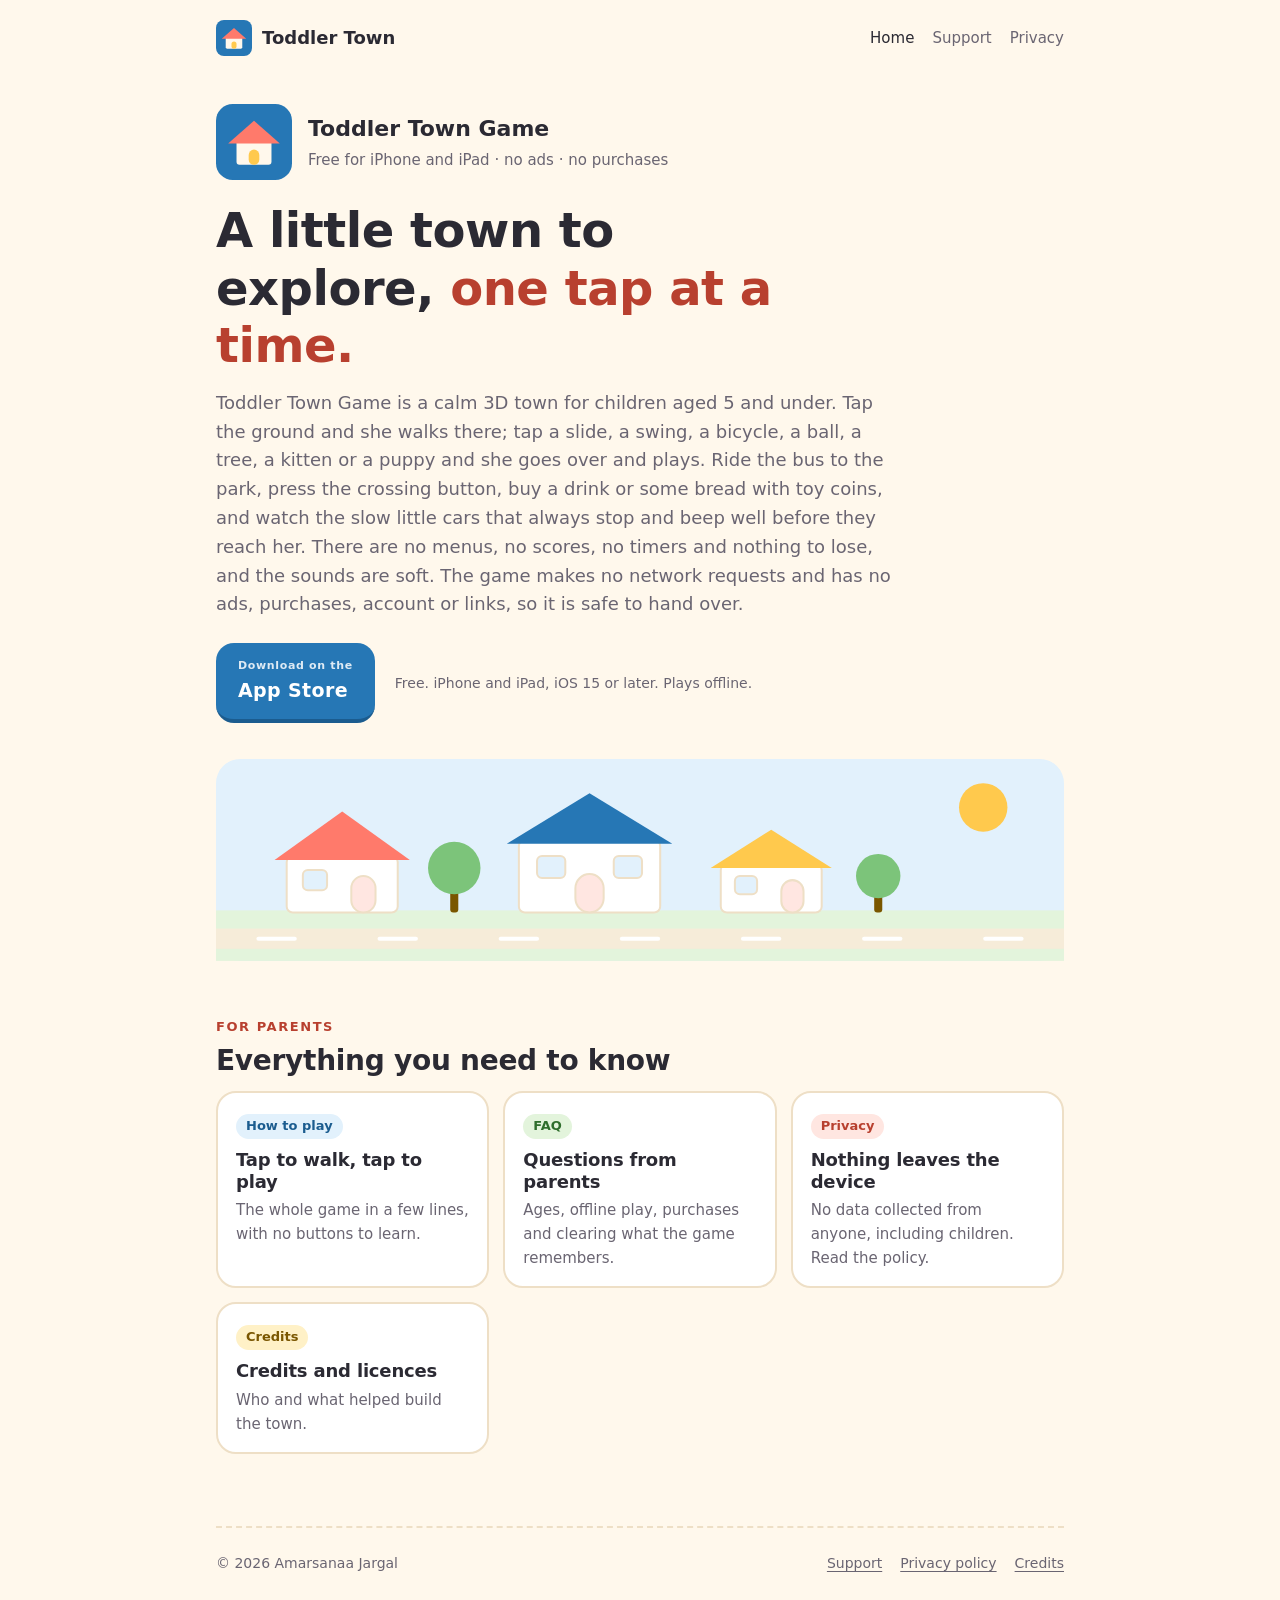
<file: index.html>
<!doctype html>
<html lang="en">
<head>
  <meta charset="utf-8">
  <meta name="viewport" content="width=device-width, initial-scale=1">
  <title>Toddler Town Game</title>
  <meta name="description" content="Toddler Town Game is a free, gentle 3D town for little children on iPhone and iPad. Tap to walk, tap things to play with them. No ads, no purchases, no account, nothing leaves the device.">
  <meta name="color-scheme" content="light dark">
  <meta name="theme-color" content="#fff8ec" media="(prefers-color-scheme: light)">
  <meta name="theme-color" content="#1a1714" media="(prefers-color-scheme: dark)">
  <link rel="canonical" href="https://amaraa87.github.io/toddlertown-site/">
  <link rel="stylesheet" href="assets/style.css">
  <link rel="icon" href="data:image/svg+xml,<svg xmlns='http://www.w3.org/2000/svg' viewBox='0 0 100 100'><rect width='100' height='100' rx='22' fill='%234AA3DF'/><rect x='27' y='48' width='46' height='32' rx='4' fill='%23FFF8EC'/><path d='M16 52 50 22 84 52Z' fill='%23FF7A6B'/><rect x='43' y='60' width='14' height='20' rx='7' fill='%23FFC94D'/></svg>">
</head>
<body>
  <a class="skip" href="#main">Skip to content</a>
  <div class="wrap">

    <header class="site-header">
      <a class="wordmark" href="./"><svg class="house" viewBox="0 0 100 100" aria-hidden="true"><rect class="tile" width="100" height="100" rx="22"/><rect class="walls" x="27" y="48" width="46" height="32" rx="4"/><path class="roof" d="M16 52 50 22 84 52Z"/><rect class="door" x="43" y="60" width="14" height="20" rx="7"/></svg>Toddler Town</a>
      <nav class="site-nav" aria-label="Site">
        <a href="./" aria-current="page">Home</a>
        <a href="support/">Support</a>
        <a href="privacy/">Privacy</a>
      </nav>
    </header>

    <main id="main">
      <section class="hero" aria-labelledby="hero-title">
        <div class="brand">
          <svg class="house big" viewBox="0 0 100 100" aria-hidden="true"><rect class="tile" width="100" height="100" rx="22"/><rect class="walls" x="27" y="48" width="46" height="32" rx="4"/><path class="roof" d="M16 52 50 22 84 52Z"/><rect class="door" x="43" y="60" width="14" height="20" rx="7"/></svg>
          <div><b>Toddler Town Game</b><span>Free for iPhone and iPad · no ads · no purchases</span></div>
        </div>
        <h1 id="hero-title">A little town to explore, <em>one tap at a time.</em></h1>
        <p class="sub">Toddler Town Game is a calm 3D town for children aged 5 and under. Tap the ground and she walks there; tap a slide, a swing, a bicycle, a ball, a tree, a kitten or a puppy and she goes over and plays. Ride the bus to the park, press the crossing button, buy a drink or some bread with toy coins, and watch the slow little cars that always stop and beep well before they reach her. There are no menus, no scores, no timers and nothing to lose, and the sounds are soft. The game makes no network requests and has no ads, purchases, account or links, so it is safe to hand over.</p>
        <div class="cta">
          <a class="btn" href="https://apps.apple.com/app/id6821753444"><span><small>Download on the</small>App Store</span></a>
          <p>Free. iPhone and iPad, iOS 15 or later. Plays offline.</p>
        </div>

        <svg class="street" viewBox="0 0 840 200" aria-hidden="true" preserveAspectRatio="xMidYMax meet">
          <rect class="sky" width="840" height="200" rx="24"/>
          <circle class="sun" cx="760" cy="48" r="24"/>
          <rect class="ground" y="150" width="840" height="50"/>
          <rect class="road" y="168" width="840" height="20"/>
          <rect class="stripe" x="40" y="176" width="40" height="4" rx="2"/><rect class="stripe" x="160" y="176" width="40" height="4" rx="2"/><rect class="stripe" x="280" y="176" width="40" height="4" rx="2"/><rect class="stripe" x="400" y="176" width="40" height="4" rx="2"/><rect class="stripe" x="520" y="176" width="40" height="4" rx="2"/><rect class="stripe" x="640" y="176" width="40" height="4" rx="2"/><rect class="stripe" x="760" y="176" width="40" height="4" rx="2"/>
          <rect class="wall" x="70" y="96" width="110" height="56" rx="6"/><path class="roof-a" d="M58 100 125 52 192 100Z"/><rect class="win" x="86" y="110" width="24" height="20" rx="5"/><rect class="door" x="134" y="116" width="24" height="36" rx="12"/>
          <rect class="trunk" x="232" y="120" width="8" height="32" rx="3"/><circle class="tree" cx="236" cy="108" r="26"/>
          <rect class="wall" x="300" y="80" width="140" height="72" rx="6"/><path class="roof-b" d="M288 84 370 34 452 84Z"/><rect class="win" x="318" y="96" width="28" height="22" rx="5"/><rect class="win" x="394" y="96" width="28" height="22" rx="5"/><rect class="door" x="356" y="114" width="28" height="38" rx="14"/>
          <rect class="wall" x="500" y="104" width="100" height="48" rx="6"/><path class="roof-c" d="M490 108 550 70 610 108Z"/><rect class="win" x="514" y="116" width="22" height="18" rx="5"/><rect class="door" x="560" y="120" width="22" height="32" rx="11"/>
          <rect class="trunk" x="652" y="126" width="8" height="26" rx="3"/><circle class="tree" cx="656" cy="116" r="22"/>
        </svg>
      </section>

      <section aria-labelledby="links-title">
        <p class="eyebrow">For parents</p>
        <h2 id="links-title">Everything you need to know</h2>
        <div class="grid">
          <a class="card" href="support/#how-to-play"><span class="tag">How to play</span><h3>Tap to walk, tap to play</h3><p>The whole game in a few lines, with no buttons to learn.</p></a>
          <a class="card" href="support/#faq"><span class="tag leaf">FAQ</span><h3>Questions from parents</h3><p>Ages, offline play, purchases and clearing what the game remembers.</p></a>
          <a class="card" href="privacy/"><span class="tag coral">Privacy</span><h3>Nothing leaves the device</h3><p>No data collected from anyone, including children. Read the policy.</p></a>
          <a class="card" href="support/#credits"><span class="tag sun">Credits</span><h3>Credits and licences</h3><p>Who and what helped build the town.</p></a>
        </div>
      </section>
    </main>

    <footer class="site-footer">
      <span>© 2026 Amarsanaa Jargal</span>
      <nav aria-label="Footer">
        <a href="support/">Support</a>
        <a href="privacy/">Privacy policy</a>
        <a href="support/#credits">Credits</a>
      </nav>
    </footer>

  </div>
</body>
</html>
</file>
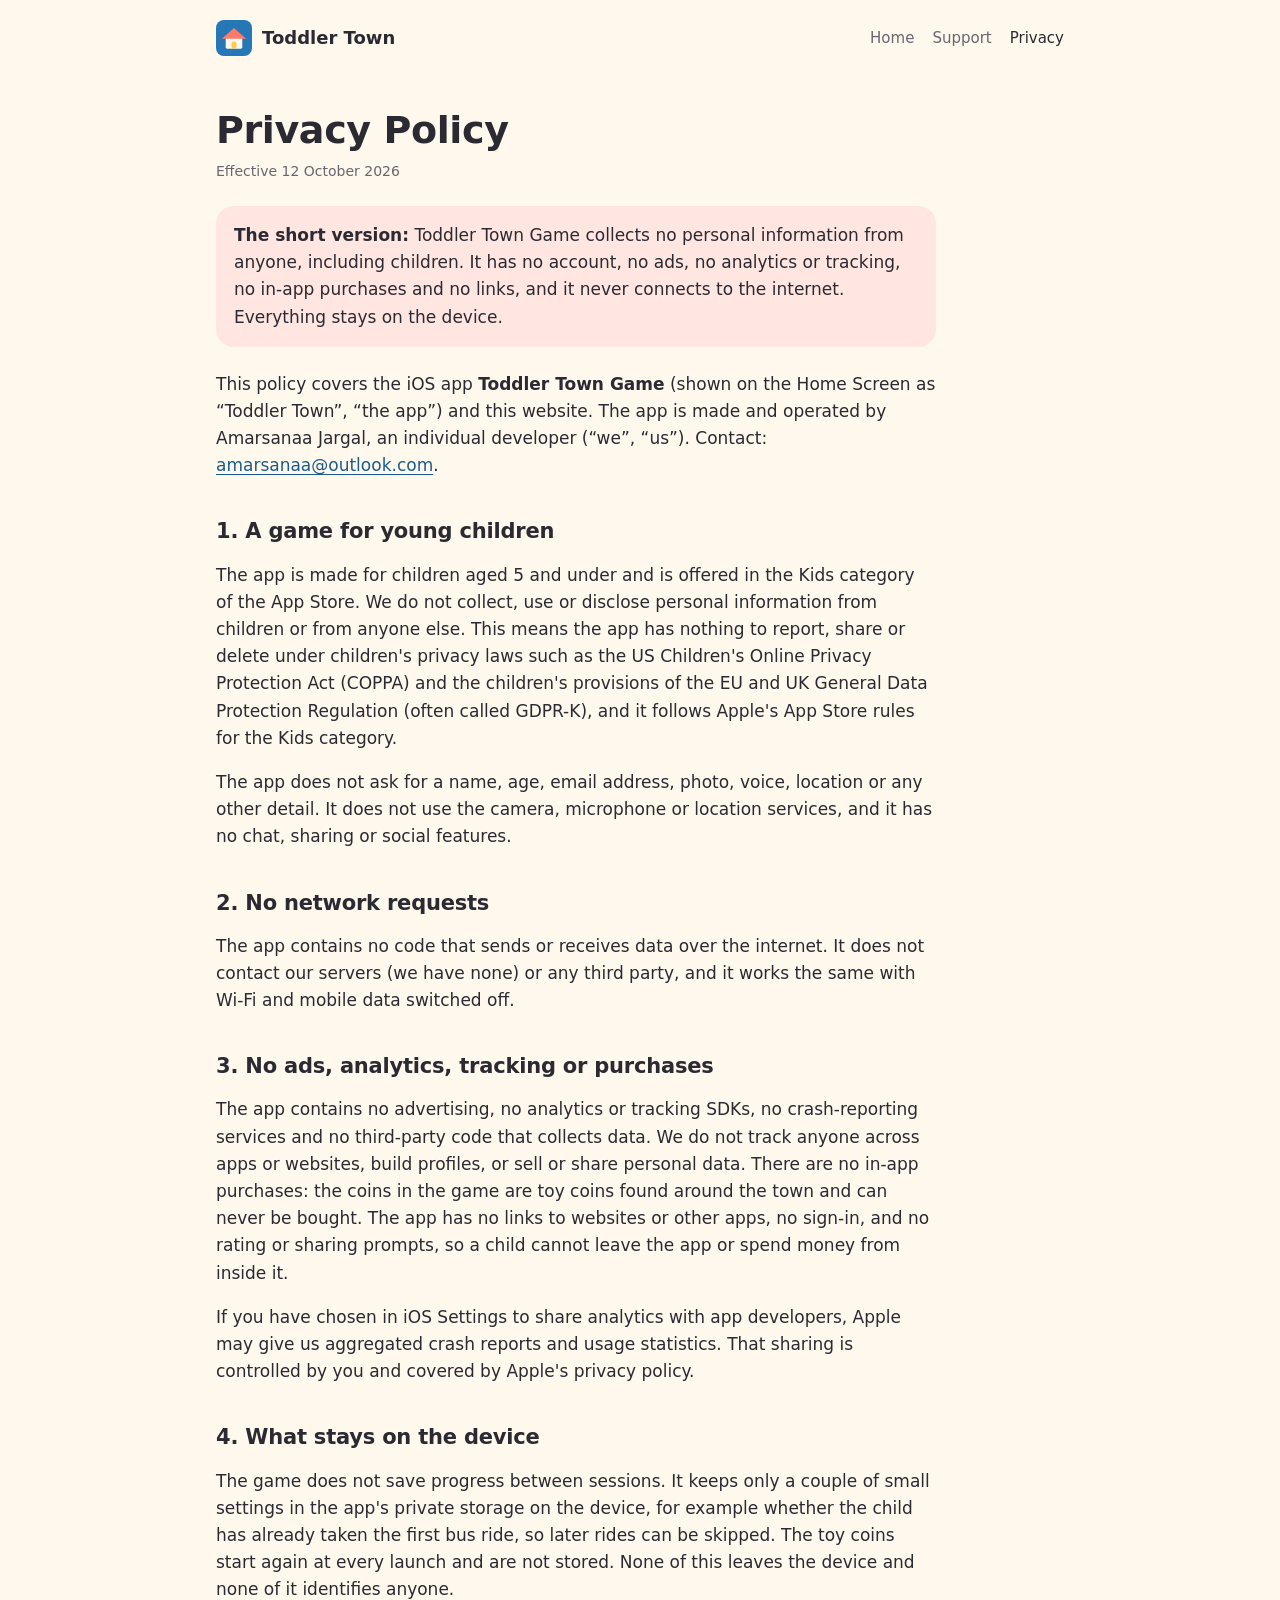
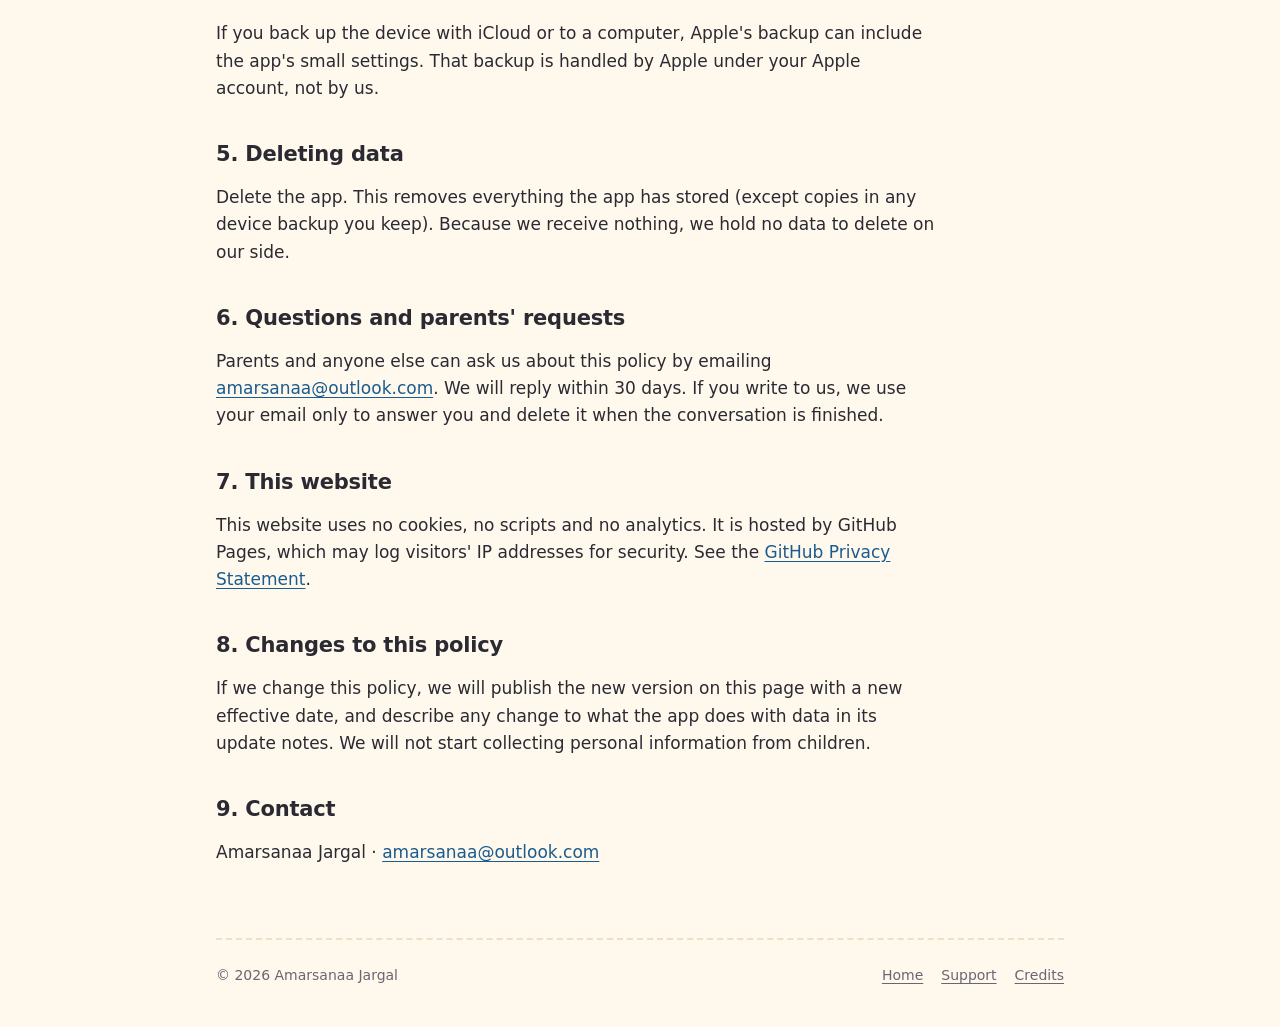
<file: privacy/index.html>
<!doctype html>
<html lang="en">
<head>
  <meta charset="utf-8">
  <meta name="viewport" content="width=device-width, initial-scale=1">
  <title>Privacy Policy · Toddler Town Game</title>
  <meta name="description" content="Privacy policy for the Toddler Town Game iOS app: it collects no personal information from anyone, including children, makes no network requests, and has no ads, analytics or purchases.">
  <meta name="color-scheme" content="light dark">
  <link rel="canonical" href="https://amaraa87.github.io/toddlertown-site/privacy/">
  <link rel="stylesheet" href="../assets/style.css">
  <link rel="icon" href="data:image/svg+xml,<svg xmlns='http://www.w3.org/2000/svg' viewBox='0 0 100 100'><rect width='100' height='100' rx='22' fill='%234AA3DF'/><rect x='27' y='48' width='46' height='32' rx='4' fill='%23FFF8EC'/><path d='M16 52 50 22 84 52Z' fill='%23FF7A6B'/><rect x='43' y='60' width='14' height='20' rx='7' fill='%23FFC94D'/></svg>">
</head>
<body>
  <a class="skip" href="#main">Skip to content</a>
  <div class="wrap">

    <header class="site-header">
      <a class="wordmark" href="../"><svg class="house" viewBox="0 0 100 100" aria-hidden="true"><rect class="tile" width="100" height="100" rx="22"/><rect class="walls" x="27" y="48" width="46" height="32" rx="4"/><path class="roof" d="M16 52 50 22 84 52Z"/><rect class="door" x="43" y="60" width="14" height="20" rx="7"/></svg>Toddler Town</a>
      <nav class="site-nav" aria-label="Site">
        <a href="../">Home</a>
        <a href="../support/">Support</a>
        <a href="./" aria-current="page">Privacy</a>
      </nav>
    </header>

    <main id="main" class="doc">
      <h1>Privacy Policy</h1>
      <p class="updated">Effective 12 October 2026</p>

      <p class="lede"><b>The short version:</b> Toddler Town Game collects no personal information from anyone, including children. It has no account, no ads, no analytics or tracking, no in-app purchases and no links, and it never connects to the internet. Everything stays on the device.</p>

      <p>This policy covers the iOS app <b>Toddler Town Game</b> (shown on the Home Screen as “Toddler Town”, “the app”) and this website. The app is made and operated by Amarsanaa Jargal, an individual developer (“we”, “us”). Contact: <a href="mailto:amarsanaa@outlook.com">amarsanaa@outlook.com</a>.</p>

      <h2>1. A game for young children</h2>
      <p>The app is made for children aged 5 and under and is offered in the Kids category of the App Store. We do not collect, use or disclose personal information from children or from anyone else. This means the app has nothing to report, share or delete under children's privacy laws such as the US Children's Online Privacy Protection Act (COPPA) and the children's provisions of the EU and UK General Data Protection Regulation (often called GDPR-K), and it follows Apple's App Store rules for the Kids category.</p>
      <p>The app does not ask for a name, age, email address, photo, voice, location or any other detail. It does not use the camera, microphone or location services, and it has no chat, sharing or social features.</p>

      <h2>2. No network requests</h2>
      <p>The app contains no code that sends or receives data over the internet. It does not contact our servers (we have none) or any third party, and it works the same with Wi-Fi and mobile data switched off.</p>

      <h2>3. No ads, analytics, tracking or purchases</h2>
      <p>The app contains no advertising, no analytics or tracking SDKs, no crash-reporting services and no third-party code that collects data. We do not track anyone across apps or websites, build profiles, or sell or share personal data. There are no in-app purchases: the coins in the game are toy coins found around the town and can never be bought. The app has no links to websites or other apps, no sign-in, and no rating or sharing prompts, so a child cannot leave the app or spend money from inside it.</p>
      <p>If you have chosen in iOS Settings to share analytics with app developers, Apple may give us aggregated crash reports and usage statistics. That sharing is controlled by you and covered by Apple's privacy policy.</p>

      <h2>4. What stays on the device</h2>
      <p>The game does not save progress between sessions. It keeps only a couple of small settings in the app's private storage on the device, for example whether the child has already taken the first bus ride, so later rides can be skipped. The toy coins start again at every launch and are not stored. None of this leaves the device and none of it identifies anyone.</p>
      <p>If you back up the device with iCloud or to a computer, Apple's backup can include the app's small settings. That backup is handled by Apple under your Apple account, not by us.</p>

      <h2>5. Deleting data</h2>
      <p>Delete the app. This removes everything the app has stored (except copies in any device backup you keep). Because we receive nothing, we hold no data to delete on our side.</p>

      <h2>6. Questions and parents' requests</h2>
      <p>Parents and anyone else can ask us about this policy by emailing <a href="mailto:amarsanaa@outlook.com">amarsanaa@outlook.com</a>. We will reply within 30 days. If you write to us, we use your email only to answer you and delete it when the conversation is finished.</p>

      <h2>7. This website</h2>
      <p>This website uses no cookies, no scripts and no analytics. It is hosted by GitHub Pages, which may log visitors' IP addresses for security. See the <a href="https://docs.github.com/en/site-policy/privacy-policies/github-general-privacy-statement">GitHub Privacy Statement</a>.</p>

      <h2>8. Changes to this policy</h2>
      <p>If we change this policy, we will publish the new version on this page with a new effective date, and describe any change to what the app does with data in its update notes. We will not start collecting personal information from children.</p>

      <h2>9. Contact</h2>
      <p>Amarsanaa Jargal · <a href="mailto:amarsanaa@outlook.com">amarsanaa@outlook.com</a></p>
    </main>

    <footer class="site-footer">
      <span>© 2026 Amarsanaa Jargal</span>
      <nav aria-label="Footer">
        <a href="../">Home</a>
        <a href="../support/">Support</a>
        <a href="../support/#credits">Credits</a>
      </nav>
    </footer>

  </div>
</body>
</html>
</file>
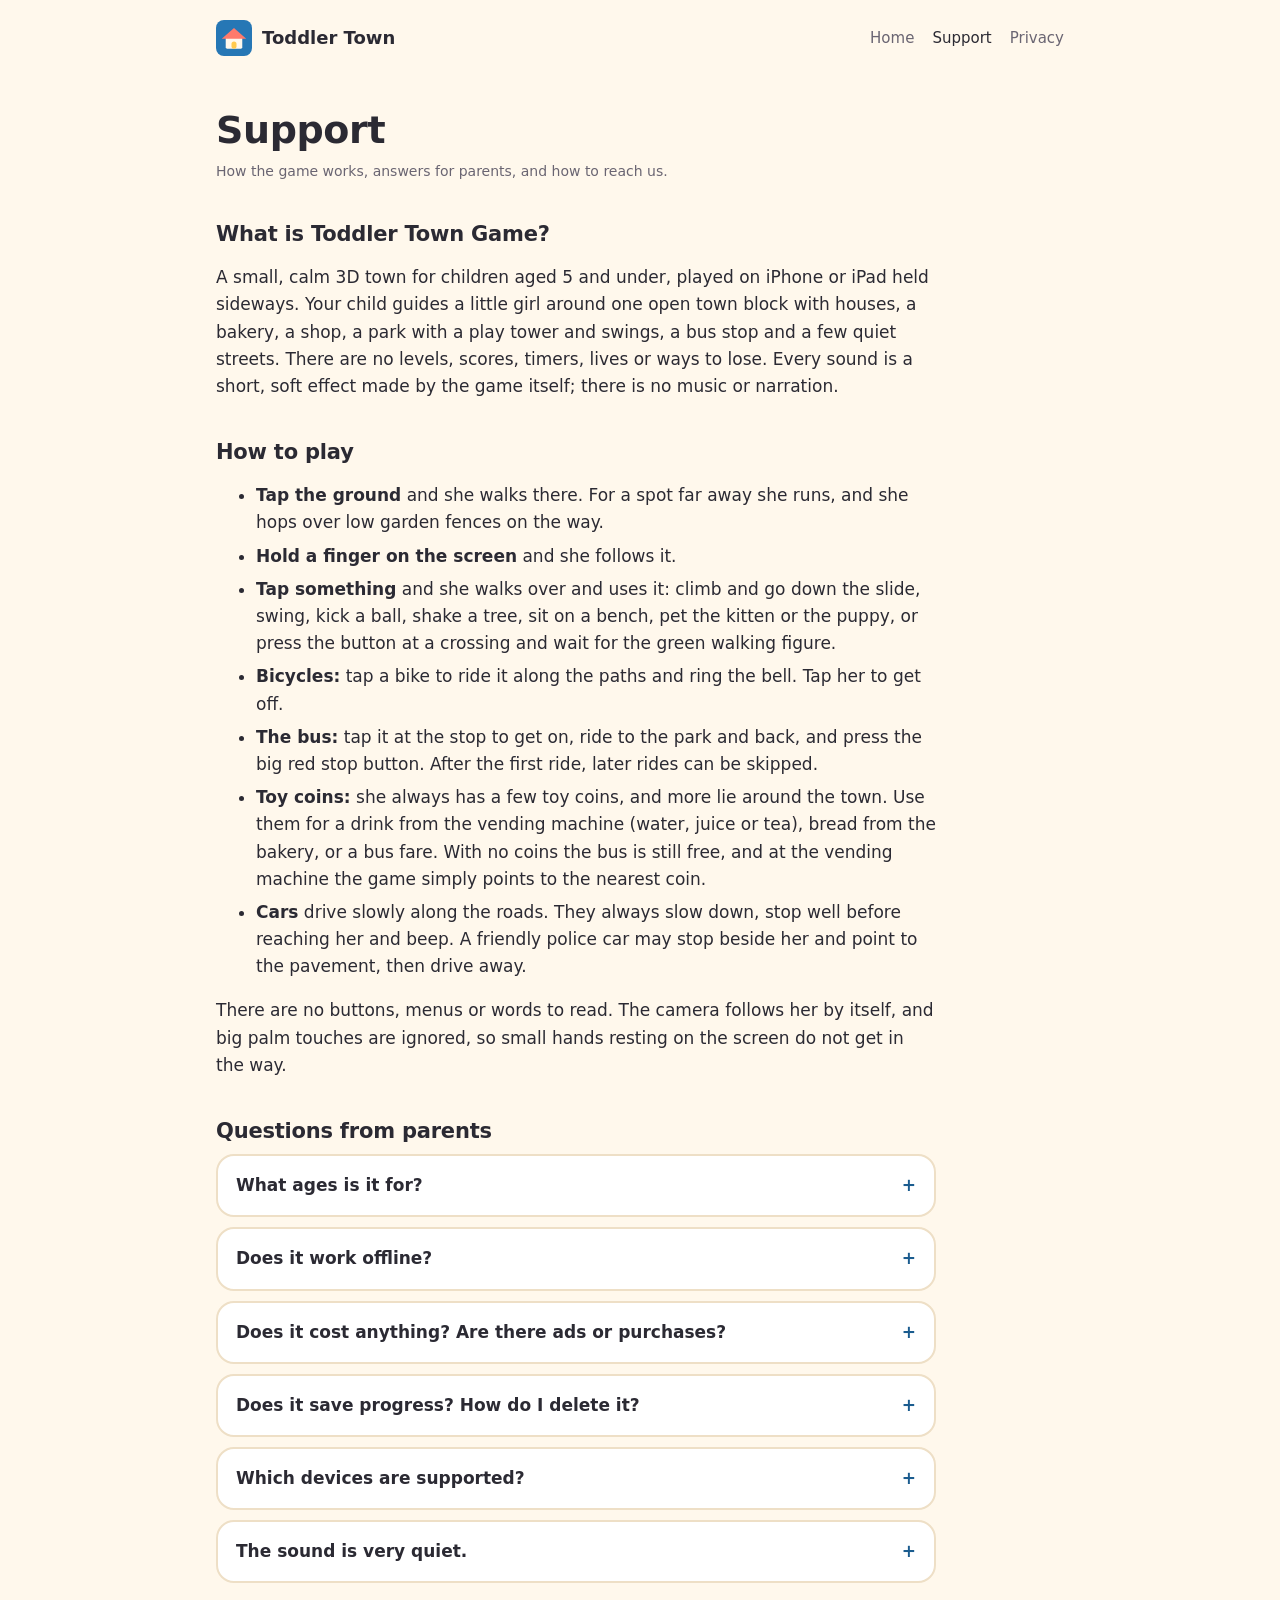
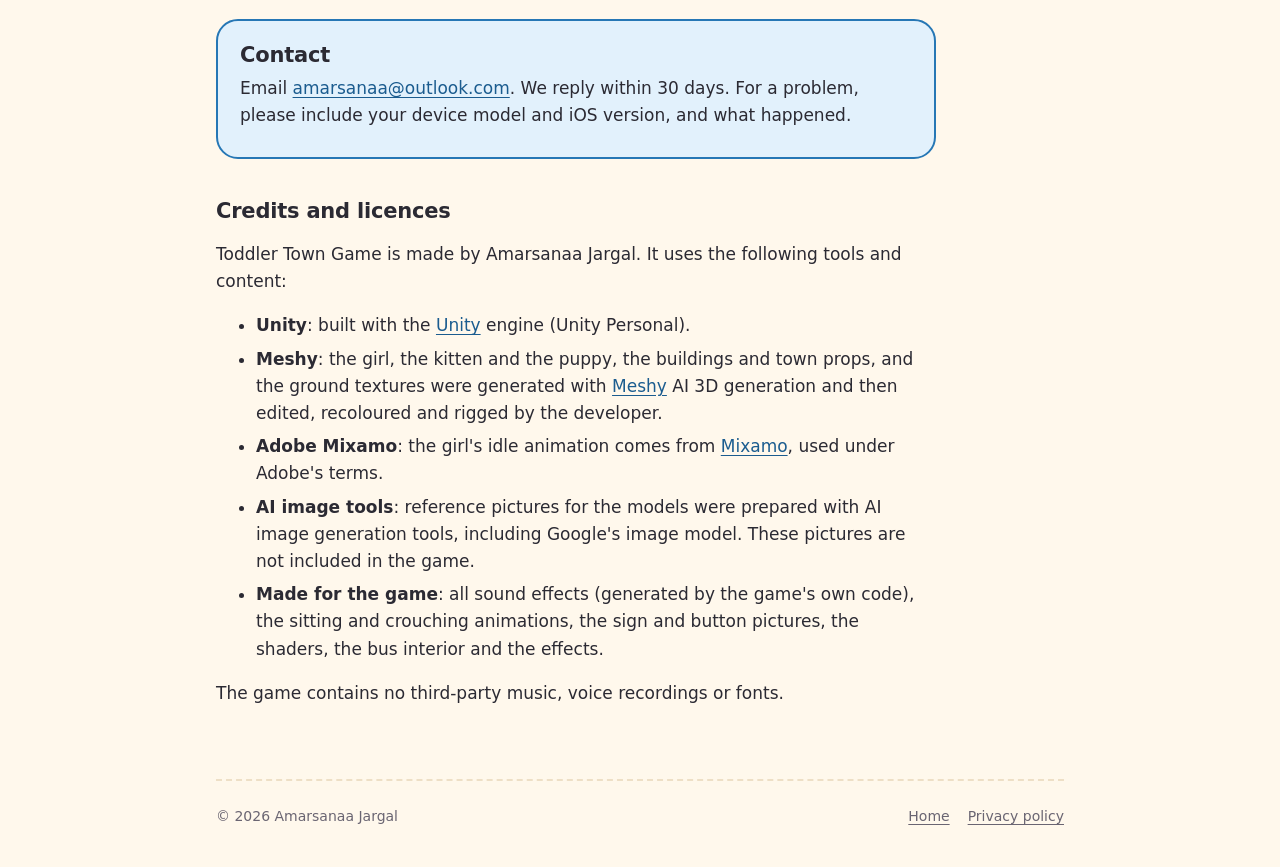
<file: support/index.html>
<!doctype html>
<html lang="en">
<head>
  <meta charset="utf-8">
  <meta name="viewport" content="width=device-width, initial-scale=1">
  <title>Support · Toddler Town Game</title>
  <meta name="description" content="Help for Toddler Town Game on iPhone and iPad: how to play, questions from parents about ages, offline play, purchases and saved data, contact, and credits.">
  <meta name="color-scheme" content="light dark">
  <link rel="canonical" href="https://amaraa87.github.io/toddlertown-site/support/">
  <link rel="stylesheet" href="../assets/style.css">
  <link rel="icon" href="data:image/svg+xml,<svg xmlns='http://www.w3.org/2000/svg' viewBox='0 0 100 100'><rect width='100' height='100' rx='22' fill='%234AA3DF'/><rect x='27' y='48' width='46' height='32' rx='4' fill='%23FFF8EC'/><path d='M16 52 50 22 84 52Z' fill='%23FF7A6B'/><rect x='43' y='60' width='14' height='20' rx='7' fill='%23FFC94D'/></svg>">
</head>
<body>
  <a class="skip" href="#main">Skip to content</a>
  <div class="wrap">

    <header class="site-header">
      <a class="wordmark" href="../"><svg class="house" viewBox="0 0 100 100" aria-hidden="true"><rect class="tile" width="100" height="100" rx="22"/><rect class="walls" x="27" y="48" width="46" height="32" rx="4"/><path class="roof" d="M16 52 50 22 84 52Z"/><rect class="door" x="43" y="60" width="14" height="20" rx="7"/></svg>Toddler Town</a>
      <nav class="site-nav" aria-label="Site">
        <a href="../">Home</a>
        <a href="./" aria-current="page">Support</a>
        <a href="../privacy/">Privacy</a>
      </nav>
    </header>

    <main id="main" class="doc">
      <h1>Support</h1>
      <p class="updated">How the game works, answers for parents, and how to reach us.</p>

      <h2>What is Toddler Town Game?</h2>
      <p>A small, calm 3D town for children aged 5 and under, played on iPhone or iPad held sideways. Your child guides a little girl around one open town block with houses, a bakery, a shop, a park with a play tower and swings, a bus stop and a few quiet streets. There are no levels, scores, timers, lives or ways to lose. Every sound is a short, soft effect made by the game itself; there is no music or narration.</p>

      <h2 id="how-to-play">How to play</h2>
      <ul>
        <li><b>Tap the ground</b> and she walks there. For a spot far away she runs, and she hops over low garden fences on the way.</li>
        <li><b>Hold a finger on the screen</b> and she follows it.</li>
        <li><b>Tap something</b> and she walks over and uses it: climb and go down the slide, swing, kick a ball, shake a tree, sit on a bench, pet the kitten or the puppy, or press the button at a crossing and wait for the green walking figure.</li>
        <li><b>Bicycles:</b> tap a bike to ride it along the paths and ring the bell. Tap her to get off.</li>
        <li><b>The bus:</b> tap it at the stop to get on, ride to the park and back, and press the big red stop button. After the first ride, later rides can be skipped.</li>
        <li><b>Toy coins:</b> she always has a few toy coins, and more lie around the town. Use them for a drink from the vending machine (water, juice or tea), bread from the bakery, or a bus fare. With no coins the bus is still free, and at the vending machine the game simply points to the nearest coin.</li>
        <li><b>Cars</b> drive slowly along the roads. They always slow down, stop well before reaching her and beep. A friendly police car may stop beside her and point to the pavement, then drive away.</li>
      </ul>
      <p>There are no buttons, menus or words to read. The camera follows her by itself, and big palm touches are ignored, so small hands resting on the screen do not get in the way.</p>

      <h2 id="faq">Questions from parents</h2>

      <details>
        <summary>What ages is it for?</summary>
        <p>Children aged 5 and under. It is listed in the Kids category of the App Store and rated 4+. There is nothing to read except the number on the coin pocket.</p>
      </details>

      <details>
        <summary>Does it work offline?</summary>
        <p>Yes, completely. The game never connects to the internet, so it plays the same on a plane or with Wi-Fi switched off.</p>
      </details>

      <details>
        <summary>Does it cost anything? Are there ads or purchases?</summary>
        <p>No. The game is free, with no ads, no in-app purchases, no subscriptions and no account. The coins are toy coins found in the town and can never be bought with real money. The app has no links out of the game, so a child cannot reach a website or the App Store from inside it.</p>
      </details>

      <details>
        <summary>Does it save progress? How do I delete it?</summary>
        <p>The game does not save progress. Each time it opens, the town starts fresh and the coin pocket is full again. It remembers only a tiny setting on the device, for example that the first bus ride has happened, so later rides can be skipped.</p>
        <p>To clear that, delete the app from the Home Screen and reinstall it from the App Store. Nothing is stored anywhere else, and nothing is sent to us. See the <a href="../privacy/">privacy policy</a>.</p>
      </details>

      <details>
        <summary>Which devices are supported?</summary>
        <p>iPhone and iPad with iOS 15 or later. The game plays in landscape (held sideways) only.</p>
      </details>

      <details>
        <summary>The sound is very quiet.</summary>
        <p>The sounds are kept soft on purpose, with nothing loud or sudden. Check that the device is not on silent and turn the volume up.</p>
      </details>

      <div class="contact">
        <h2>Contact</h2>
        <p>Email <a href="mailto:amarsanaa@outlook.com">amarsanaa@outlook.com</a>. We reply within 30 days. For a problem, please include your device model and iOS version, and what happened.</p>
      </div>

      <h2 id="credits">Credits and licences</h2>
      <p>Toddler Town Game is made by Amarsanaa Jargal. It uses the following tools and content:</p>
      <ul>
        <li><b>Unity</b>: built with the <a href="https://unity.com/">Unity</a> engine (Unity Personal).</li>
        <li><b>Meshy</b>: the girl, the kitten and the puppy, the buildings and town props, and the ground textures were generated with <a href="https://www.meshy.ai/">Meshy</a> AI 3D generation and then edited, recoloured and rigged by the developer.</li>
        <li><b>Adobe Mixamo</b>: the girl's idle animation comes from <a href="https://www.mixamo.com/">Mixamo</a>, used under Adobe's terms.</li>
        <li><b>AI image tools</b>: reference pictures for the models were prepared with AI image generation tools, including Google's image model. These pictures are not included in the game.</li>
        <li><b>Made for the game</b>: all sound effects (generated by the game's own code), the sitting and crouching animations, the sign and button pictures, the shaders, the bus interior and the effects.</li>
      </ul>
      <p>The game contains no third-party music, voice recordings or fonts.</p>
    </main>

    <footer class="site-footer">
      <span>© 2026 Amarsanaa Jargal</span>
      <nav aria-label="Footer">
        <a href="../">Home</a>
        <a href="../privacy/">Privacy policy</a>
      </nav>
    </footer>

  </div>
</body>
</html>
</file>
<file: assets/style.css>
/* Toddler Town Game — site identity.
   Warm cream paper, sky blue for links and actions, coral for the brand house.
   System rounded type only: no web fonts, no scripts. */

:root {
  --bg: #fff8ec;
  --surface: #ffffff;
  --sunk: #f6ecd9;
  --border: #eedfc6;
  --ink: #2b2a33;
  --ink-muted: #6a6572;

  --sky: #2677b5;
  --sky-lip: #1b5c8f;
  --sky-soft: #e2f1fc;
  --sky-ink: #1b5c8f;
  --sky-on: #ffffff;

  --coral: #ff7a6b;
  --coral-lip: #d9584a;
  --coral-soft: #ffe6e1;
  --coral-ink: #b8402f;

  --leaf: #7cc47a;
  --leaf-soft: #e3f4dc;
  --leaf-ink: #2f6e2d;
  --sun: #ffc94d;
  --sun-soft: #fff1c7;
  --sun-ink: #7a5600;

  --font: ui-rounded, "SF Pro Rounded", "Arial Rounded MT Bold", system-ui, -apple-system,
          "Segoe UI", sans-serif;

  color-scheme: light dark;
}

@media (prefers-color-scheme: dark) {
  :root {
    --bg: #1a1714;
    --surface: #24201c;
    --sunk: #2e2924;
    --border: #3a332c;
    --ink: #f4eee4;
    --ink-muted: #b3aa9d;

    --sky: #5aa9e6;
    --sky-lip: #3b88c4;
    --sky-soft: #172a3a;
    --sky-ink: #9fd0f7;
    --sky-on: #0d2233;

    --coral: #ff8a7c;
    --coral-lip: #e0685a;
    --coral-soft: #3a1f1b;
    --coral-ink: #ffb1a6;

    --leaf: #8fd48c;
    --leaf-soft: #1b2e1a;
    --leaf-ink: #a6e3a3;
    --sun: #ffd36b;
    --sun-soft: #352a10;
    --sun-ink: #ffdc8a;
  }
}

* { box-sizing: border-box; }

body {
  margin: 0;
  background: var(--bg);
  color: var(--ink);
  font-family: var(--font);
  font-size: 17px;
  font-weight: 500;
  line-height: 1.6;
  -webkit-font-smoothing: antialiased;
  -webkit-text-size-adjust: 100%;
}

.wrap { max-width: 880px; margin: 0 auto; padding: 0 16px; }

a { color: var(--sky-ink); text-underline-offset: 3px; }
a:hover { text-decoration-thickness: 2px; }

:focus-visible { outline: 3px solid var(--sky); outline-offset: 2px; border-radius: 6px; }

.skip { position: absolute; left: -9999px; }
.skip:focus { left: 16px; top: 12px; background: var(--surface); padding: 8px 12px; z-index: 1; }

h1, h2, h3 { line-height: 1.2; font-weight: 800; letter-spacing: -0.01em; }
h2 { font-size: clamp(22px, 3.6vw, 28px); margin: 0 0 14px; }
h3 { font-size: 18px; margin: 0 0 6px; }

/* ── Header / footer ────────────────────────────────────────────────── */

.site-header {
  display: flex; align-items: center; justify-content: space-between;
  flex-wrap: wrap; gap: 12px 20px; padding: 20px 0;
}

.wordmark {
  display: flex; align-items: center; gap: 10px;
  color: var(--ink); text-decoration: none; font-weight: 800; font-size: 18px;
}

/* The brand mark: a little house on a sky tile. */
.house { width: 36px; height: 36px; flex-shrink: 0; }
.house.big { width: 76px; height: 76px; }
.house .tile { fill: var(--sky); }
.house .roof { fill: var(--coral); }
.house .walls { fill: #fff8ec; }
.house .door { fill: var(--sun); }

.site-nav { display: flex; gap: 18px; font-size: 15px; }
.site-nav a { color: var(--ink-muted); text-decoration: none; }
.site-nav a:hover, .site-nav a[aria-current="page"] { color: var(--ink); }

.site-footer {
  margin-top: 72px; padding: 24px 0 40px; border-top: 2px dashed var(--border);
  display: flex; flex-wrap: wrap; gap: 10px 24px; justify-content: space-between;
  font-size: 14px; color: var(--ink-muted);
}
.site-footer nav { display: flex; flex-wrap: wrap; gap: 18px; }
.site-footer a { color: var(--ink-muted); }

/* ── Button: a lip means pressable ──────────────────────────────────── */

.btn {
  display: inline-flex; align-items: center; gap: 10px;
  padding: 14px 22px; border-radius: 18px;
  background: var(--sky); color: var(--sky-on);
  border-bottom: 4px solid var(--sky-lip);
  font-weight: 800; font-size: 19px; letter-spacing: 0.02em;
  text-decoration: none;
  transition: transform 150ms ease, border-bottom-width 150ms ease;
}
.btn:hover { color: var(--sky-on); }
.btn:active { transform: translateY(3px); border-bottom-width: 1px; }
.btn small { display: block; font-size: 11px; letter-spacing: 0.06em; opacity: 0.85; font-weight: 700; }

/* ── Hero ───────────────────────────────────────────────────────────── */

.hero { padding: 28px 0 8px; }
.hero .brand { display: flex; align-items: center; gap: 16px; margin-bottom: 22px; }
.hero .brand div b { display: block; font-size: 22px; }
.hero .brand div span { color: var(--ink-muted); font-size: 15px; }
.hero h1 { font-size: clamp(30px, 6vw, 48px); margin: 0 0 14px; max-width: 18ch; }
.hero h1 em { font-style: normal; color: var(--coral-ink); }
.hero .sub { color: var(--ink-muted); font-size: 18px; max-width: 60ch; margin: 0 0 24px; }
.hero .cta { display: flex; flex-wrap: wrap; align-items: center; gap: 14px 20px; }
.hero .cta p { margin: 0; color: var(--ink-muted); font-size: 14px; }

/* Signature: a little street of toy houses. Decorative only. */
.street { display: block; width: 100%; height: auto; margin: 36px 0 0; }
.street .sky { fill: var(--sky-soft); }
.street .ground { fill: var(--leaf-soft); }
.street .road { fill: var(--sunk); }
.street .stripe { fill: var(--surface); }
.street .wall { fill: var(--surface); stroke: var(--border); stroke-width: 2; }
.street .roof-a { fill: var(--coral); }
.street .roof-b { fill: var(--sky); }
.street .roof-c { fill: var(--sun); }
.street .win { fill: var(--sky-soft); stroke: var(--border); stroke-width: 2; }
.street .door { fill: var(--coral-soft); stroke: var(--border); stroke-width: 2; }
.street .tree { fill: var(--leaf); }
.street .trunk { fill: var(--sun-ink); }
.street .sun { fill: var(--sun); }

/* ── Sections ───────────────────────────────────────────────────────── */

section { padding: 48px 0 0; }

.eyebrow {
  margin: 0 0 6px; font-size: 13px; font-weight: 800;
  letter-spacing: 0.12em; text-transform: uppercase; color: var(--coral-ink);
}

.grid { display: grid; gap: 14px; grid-template-columns: repeat(auto-fit, minmax(220px, 1fr)); }

/* Link cards are flat: no lip. */
.card {
  display: block; text-decoration: none; color: var(--ink);
  background: var(--surface); border: 2px solid var(--border); border-radius: 20px;
  padding: 18px 18px 16px;
}
a.card:hover { border-color: var(--sky); }
.card p { margin: 0; color: var(--ink-muted); font-size: 15px; }
.card .tag {
  display: inline-block; margin-bottom: 10px; padding: 2px 10px; border-radius: 999px;
  font-size: 13px; font-weight: 700; background: var(--sky-soft); color: var(--sky-ink);
}
.card .tag.coral { background: var(--coral-soft); color: var(--coral-ink); }
.card .tag.leaf { background: var(--leaf-soft); color: var(--leaf-ink); }
.card .tag.sun { background: var(--sun-soft); color: var(--sun-ink); }

.promise {
  display: grid; gap: 12px; grid-template-columns: repeat(auto-fit, minmax(180px, 1fr));
  margin: 0; padding: 0; list-style: none;
}
.promise li { border-left: 4px solid var(--coral); padding: 2px 0 2px 14px; }
.promise b { display: block; }
.promise span { color: var(--ink-muted); font-size: 15px; }

/* ── Document pages ─────────────────────────────────────────────────── */

.doc { max-width: 720px; }
.doc h1 { font-size: clamp(28px, 5vw, 38px); margin: 32px 0 6px; }
.doc h2 { font-size: 21px; margin: 40px 0 10px; }
.doc .updated { color: var(--ink-muted); font-size: 14px; margin: 0 0 24px; }
.doc .lede {
  background: var(--coral-soft); border-radius: 18px; padding: 16px 18px; margin: 0 0 24px;
}
.doc li { margin: 6px 0; }

details {
  background: var(--surface); border: 2px solid var(--border); border-radius: 18px;
  padding: 2px 18px; margin: 10px 0;
}
summary {
  cursor: pointer; font-weight: 700; padding: 14px 0; list-style: none;
  display: flex; justify-content: space-between; gap: 12px;
}
summary::-webkit-details-marker { display: none; }
summary::after { content: "+"; color: var(--sky-ink); font-weight: 800; flex-shrink: 0; }
details[open] summary::after { content: "−"; }
details p, details ul { margin-top: 0; color: var(--ink-muted); }

.contact {
  margin: 36px 0 0; padding: 22px; border-radius: 22px;
  background: var(--sky-soft); border: 2px solid var(--sky);
}
.contact h2 { margin: 0 0 6px; font-size: 21px; }
.contact p { margin: 6px 0; }

@media (prefers-reduced-motion: reduce) {
  .btn { transition: none; }
}
</file>
